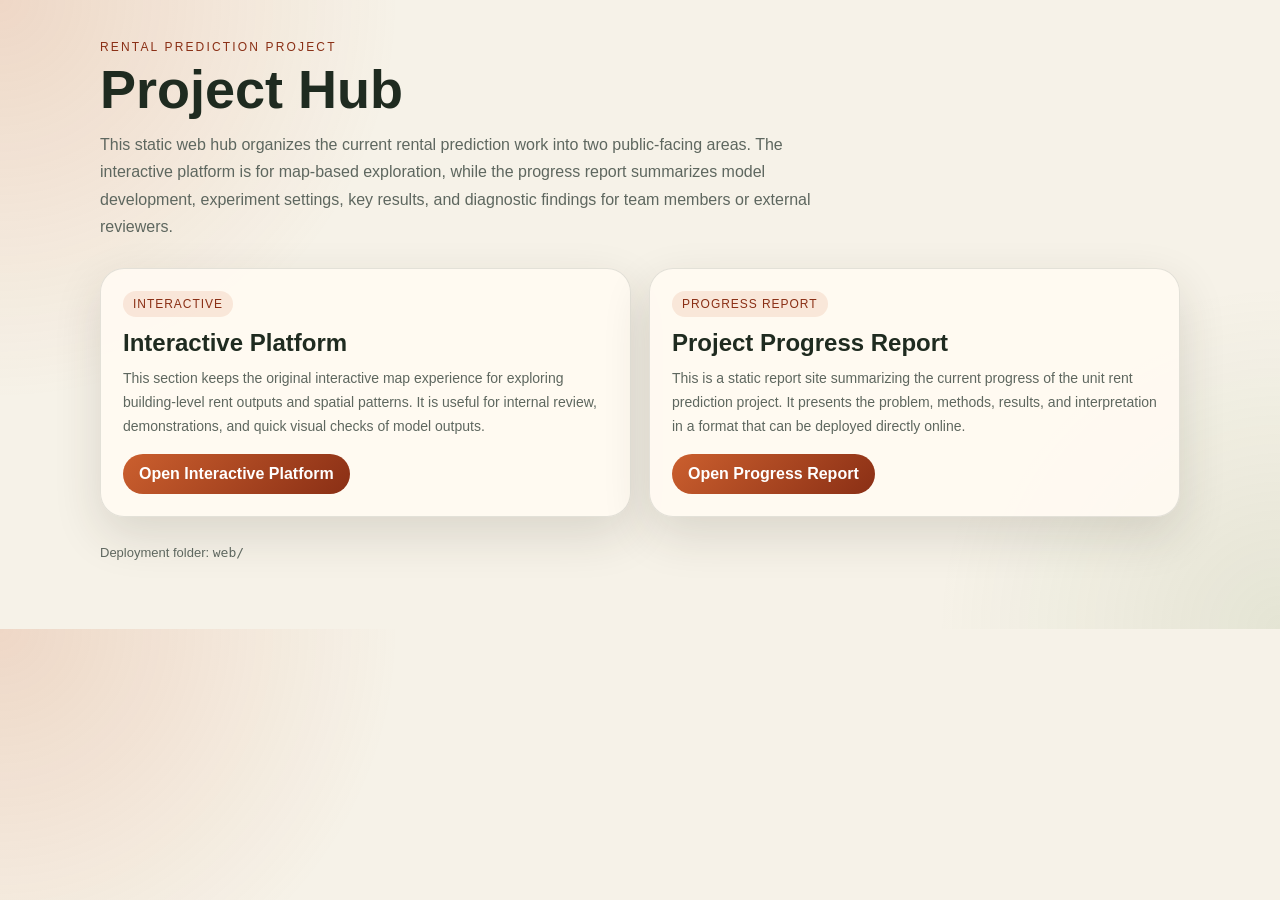
<file: index.html>
<!doctype html>
<html lang="en">
<head>
  <meta charset="utf-8" />
  <meta name="viewport" content="width=device-width, initial-scale=1" />
  <title>Rental Prediction Project Hub</title>
  <style>
    :root {
      --bg: #f6f2e8;
      --panel: rgba(255, 250, 242, 0.94);
      --ink: #1f2b20;
      --muted: #5e675f;
      --accent: #cb5f2e;
      --accent-deep: #8a2f15;
      --line: rgba(31, 43, 32, 0.12);
      --shadow: 0 18px 48px rgba(53, 44, 28, 0.14);
    }

    * { box-sizing: border-box; }
    body {
      margin: 0;
      font-family: "Space Grotesk", "Aptos", "Segoe UI", sans-serif;
      color: var(--ink);
      background:
        radial-gradient(circle at top left, rgba(203, 95, 46, 0.18), transparent 28%),
        radial-gradient(circle at bottom right, rgba(121, 144, 91, 0.14), transparent 24%),
        var(--bg);
    }

    .wrap {
      max-width: 1120px;
      margin: 0 auto;
      padding: 40px 20px 56px;
    }

    .eyebrow {
      font-size: 12px;
      letter-spacing: 0.18em;
      text-transform: uppercase;
      color: var(--accent-deep);
      margin-bottom: 10px;
    }

    h1 {
      margin: 0 0 12px;
      font-size: clamp(32px, 5vw, 54px);
      line-height: 0.95;
    }

    .lead {
      max-width: 760px;
      color: var(--muted);
      line-height: 1.7;
      font-size: 16px;
      margin-bottom: 28px;
    }

    .grid {
      display: grid;
      gap: 18px;
      grid-template-columns: repeat(auto-fit, minmax(280px, 1fr));
    }

    .card {
      background: var(--panel);
      border: 1px solid var(--line);
      border-radius: 24px;
      padding: 22px;
      box-shadow: var(--shadow);
    }

    .card h2 {
      margin: 0 0 10px;
      font-size: 24px;
    }

    .card p {
      margin: 0 0 16px;
      color: var(--muted);
      line-height: 1.7;
      font-size: 14px;
    }

    .tag {
      display: inline-block;
      margin-bottom: 12px;
      padding: 6px 10px;
      border-radius: 999px;
      background: rgba(203, 95, 46, 0.12);
      color: var(--accent-deep);
      font-size: 12px;
      letter-spacing: 0.08em;
      text-transform: uppercase;
    }

    .btn {
      display: inline-flex;
      align-items: center;
      gap: 8px;
      padding: 11px 16px;
      border-radius: 999px;
      text-decoration: none;
      color: white;
      background: linear-gradient(135deg, var(--accent), var(--accent-deep));
      font-weight: 600;
    }

    .subnote {
      margin-top: 28px;
      font-size: 13px;
      color: var(--muted);
    }
  </style>
</head>
<body>
  <main class="wrap">
    <div class="eyebrow">Rental Prediction Project</div>
    <h1>Project Hub</h1>
    <p class="lead">
      This static web hub organizes the current rental prediction work into two public-facing areas.
      The interactive platform is for map-based exploration, while the progress report summarizes model development,
      experiment settings, key results, and diagnostic findings for team members or external reviewers.
    </p>

    <section class="grid">
      <article class="card">
        <div class="tag">Interactive</div>
        <h2>Interactive Platform</h2>
        <p>
          This section keeps the original interactive map experience for exploring building-level rent outputs and spatial patterns.
          It is useful for internal review, demonstrations, and quick visual checks of model outputs.
        </p>
        <a class="btn" href="./unit_prediction_map/index.html">Open Interactive Platform</a>
      </article>

      <article class="card">
        <div class="tag">Progress Report</div>
        <h2>Project Progress Report</h2>
        <p>
          This is a static report site summarizing the current progress of the unit rent prediction project.
          It presents the problem, methods, results, and interpretation in a format that can be deployed directly online.
        </p>
        <a class="btn" href="./project_progress_report/index.html">Open Progress Report</a>
      </article>
    </section>

    <p class="subnote">
      Deployment folder: <code>web/</code>
    </p>
  </main>
</body>
</html>
</file>
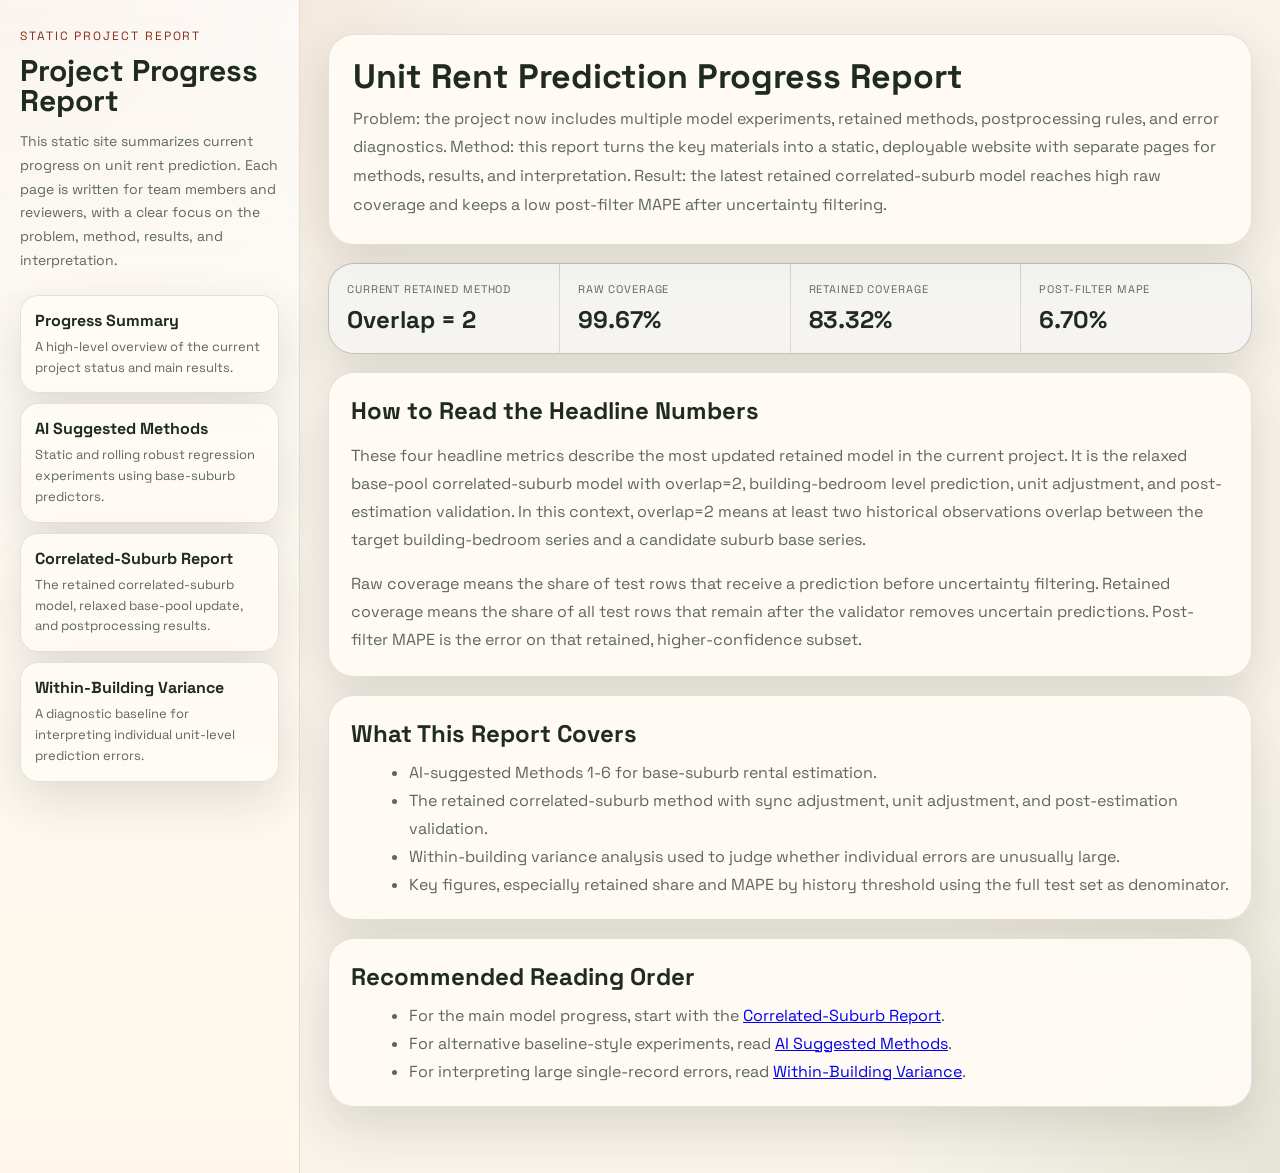
<file: project_progress_report/index.html>
<!doctype html>
<html lang="en">
<head>
  <meta charset="utf-8" />
  <meta name="viewport" content="width=device-width, initial-scale=1" />
  <title>Rental Prediction Progress Report</title>
  <link rel="preconnect" href="https://fonts.googleapis.com">
  <link rel="preconnect" href="https://fonts.gstatic.com" crossorigin>
  <link href="https://fonts.googleapis.com/css2?family=Space+Grotesk:wght@400;500;700&display=swap" rel="stylesheet">
  <link rel="stylesheet" href="./styles.css" />
</head>
<body>
  <div class="shell">
    <aside class="sidebar">
      <div class="brand">Static Project Report</div>
      <h1>Project Progress Report</h1>
      <p>
        This static site summarizes current progress on unit rent prediction.
        Each page is written for team members and reviewers, with a clear focus on the problem, method, results, and interpretation.
      </p>
      <nav class="nav">
        <a href="./index.html">
          <div class="title">Progress Summary</div>
          <div class="desc">A high-level overview of the current project status and main results.</div>
        </a>
        <a href="./ai_suggested_methods.html">
          <div class="title">AI Suggested Methods</div>
          <div class="desc">Static and rolling robust regression experiments using base-suburb predictors.</div>
        </a>
        <a href="./correlated_suburb_report.html">
          <div class="title">Correlated-Suburb Report</div>
          <div class="desc">The retained correlated-suburb model, relaxed base-pool update, and postprocessing results.</div>
        </a>
        <a href="./unit_variance.html">
          <div class="title">Within-Building Variance</div>
          <div class="desc">A diagnostic baseline for interpreting individual unit-level prediction errors.</div>
        </a>
      </nav>
    </aside>

    <main class="content">
      <section class="hero">
        <h2>Unit Rent Prediction Progress Report</h2>
        <p>
          Problem: the project now includes multiple model experiments, retained methods, postprocessing rules, and error diagnostics.
          Method: this report turns the key materials into a static, deployable website with separate pages for methods, results, and interpretation.
          Result: the latest retained correlated-suburb model reaches high raw coverage and keeps a low post-filter MAPE after uncertainty filtering.
        </p>
      </section>

      <section class="metric-grid">
        <div class="metric">
          <div class="label">Current Retained Method</div>
          <div class="value">Overlap = 2</div>
        </div>
        <div class="metric">
          <div class="label">Raw Coverage</div>
          <div class="value">99.67%</div>
        </div>
        <div class="metric">
          <div class="label">Retained Coverage</div>
          <div class="value">83.32%</div>
        </div>
        <div class="metric">
          <div class="label">Post-Filter MAPE</div>
          <div class="value">6.70%</div>
        </div>
      </section>

      <section class="section">
        <h3>How to Read the Headline Numbers</h3>
        <p>
          These four headline metrics describe the most updated retained model in the current project.
          It is the relaxed base-pool correlated-suburb model with overlap=2, building-bedroom level prediction, unit adjustment, and post-estimation validation.
          In this context, overlap=2 means at least two historical observations overlap between the target building-bedroom series and a candidate suburb base series.
        </p>
        <p>
          Raw coverage means the share of test rows that receive a prediction before uncertainty filtering.
          Retained coverage means the share of all test rows that remain after the validator removes uncertain predictions.
          Post-filter MAPE is the error on that retained, higher-confidence subset.
        </p>
      </section>

      <section class="section">
        <h3>What This Report Covers</h3>
        <ul>
          <li>AI-suggested Methods 1-6 for base-suburb rental estimation.</li>
          <li>The retained correlated-suburb method with sync adjustment, unit adjustment, and post-estimation validation.</li>
          <li>Within-building variance analysis used to judge whether individual errors are unusually large.</li>
          <li>Key figures, especially retained share and MAPE by history threshold using the full test set as denominator.</li>
        </ul>
      </section>

      <section class="section">
        <h3>Recommended Reading Order</h3>
        <ul>
          <li>For the main model progress, start with the <a href="./correlated_suburb_report.html">Correlated-Suburb Report</a>.</li>
          <li>For alternative baseline-style experiments, read <a href="./ai_suggested_methods.html">AI Suggested Methods</a>.</li>
          <li>For interpreting large single-record errors, read <a href="./unit_variance.html">Within-Building Variance</a>.</li>
        </ul>
      </section>
    </main>
  </div>
</body>
</html>
</file>
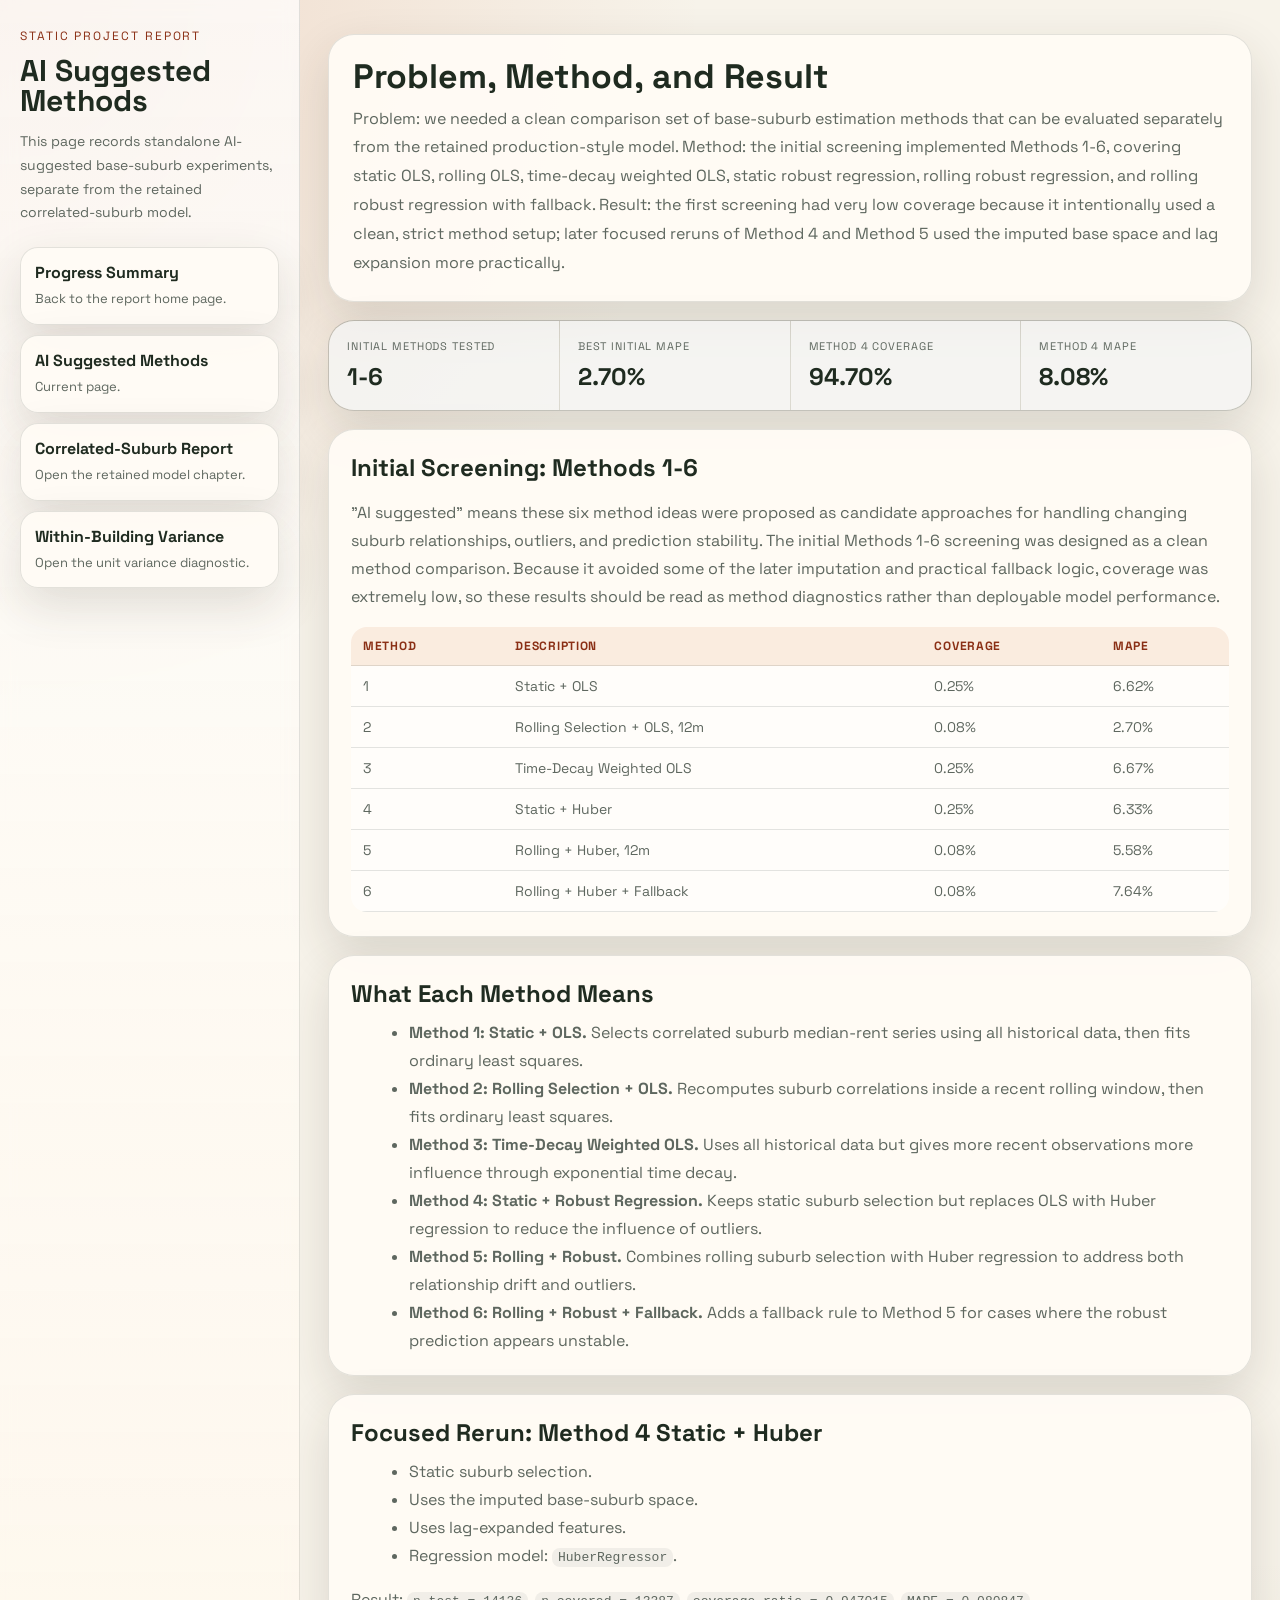
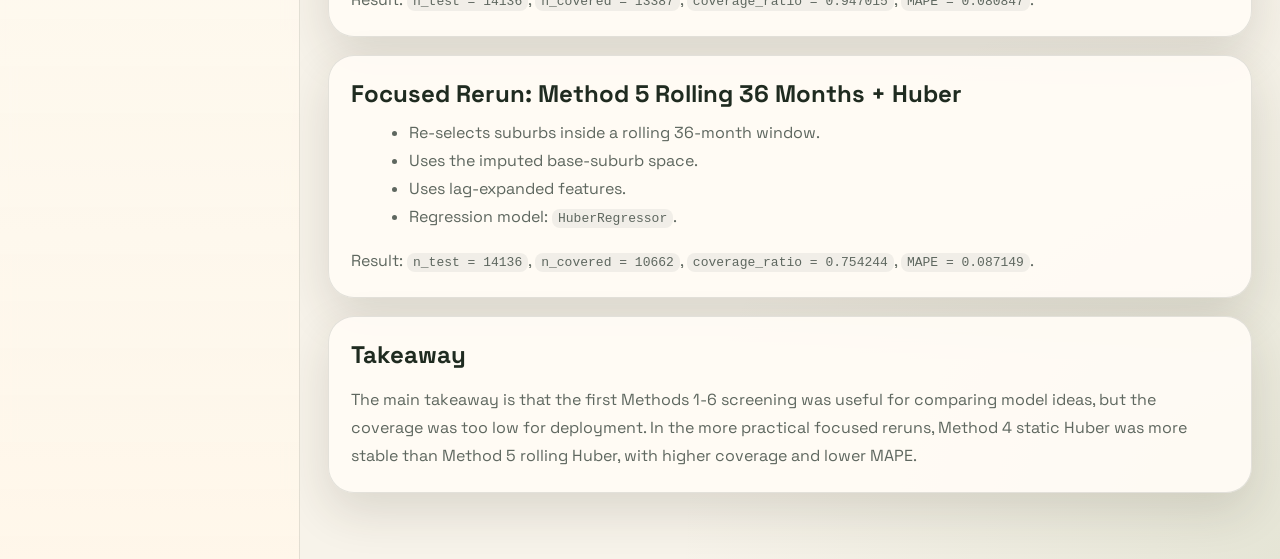
<file: project_progress_report/ai_suggested_methods.html>
<!doctype html>
<html lang="en">
<head>
  <meta charset="utf-8" />
  <meta name="viewport" content="width=device-width, initial-scale=1" />
  <title>AI Suggested Methods</title>
  <link rel="preconnect" href="https://fonts.googleapis.com">
  <link rel="preconnect" href="https://fonts.gstatic.com" crossorigin>
  <link href="https://fonts.googleapis.com/css2?family=Space+Grotesk:wght@400;500;700&display=swap" rel="stylesheet">
  <link rel="stylesheet" href="./styles.css" />
</head>
<body>
  <div class="shell">
    <aside class="sidebar">
      <div class="brand">Static Project Report</div>
      <h1>AI Suggested Methods</h1>
      <p>This page records standalone AI-suggested base-suburb experiments, separate from the retained correlated-suburb model.</p>
      <nav class="nav">
        <a href="./index.html"><div class="title">Progress Summary</div><div class="desc">Back to the report home page.</div></a>
        <a href="./ai_suggested_methods.html"><div class="title">AI Suggested Methods</div><div class="desc">Current page.</div></a>
        <a href="./correlated_suburb_report.html"><div class="title">Correlated-Suburb Report</div><div class="desc">Open the retained model chapter.</div></a>
        <a href="./unit_variance.html"><div class="title">Within-Building Variance</div><div class="desc">Open the unit variance diagnostic.</div></a>
      </nav>
    </aside>
    <main class="content">
      <section class="hero">
        <h2>Problem, Method, and Result</h2>
        <p>
          Problem: we needed a clean comparison set of base-suburb estimation methods that can be evaluated separately from the retained production-style model.
          Method: the initial screening implemented Methods 1-6, covering static OLS, rolling OLS, time-decay weighted OLS, static robust regression, rolling robust regression, and rolling robust regression with fallback.
          Result: the first screening had very low coverage because it intentionally used a clean, strict method setup; later focused reruns of Method 4 and Method 5 used the imputed base space and lag expansion more practically.
        </p>
      </section>

      <section class="metric-grid">
        <div class="metric"><div class="label">Initial Methods Tested</div><div class="value">1-6</div></div>
        <div class="metric"><div class="label">Best Initial MAPE</div><div class="value">2.70%</div></div>
        <div class="metric"><div class="label">Method 4 Coverage</div><div class="value">94.70%</div></div>
        <div class="metric"><div class="label">Method 4 MAPE</div><div class="value">8.08%</div></div>
      </section>

      <section class="section">
        <h3>Initial Screening: Methods 1-6</h3>
        <p>
          "AI suggested" means these six method ideas were proposed as candidate approaches for handling changing suburb relationships, outliers, and prediction stability.
          The initial Methods 1-6 screening was designed as a clean method comparison. Because it avoided some of the later imputation and practical fallback logic, coverage was extremely low, so these results should be read as method diagnostics rather than deployable model performance.
        </p>
        <table class="result-table">
          <thead>
            <tr>
              <th>Method</th>
              <th>Description</th>
              <th>Coverage</th>
              <th>MAPE</th>
            </tr>
          </thead>
          <tbody>
            <tr><td>1</td><td>Static + OLS</td><td>0.25%</td><td>6.62%</td></tr>
            <tr><td>2</td><td>Rolling Selection + OLS, 12m</td><td>0.08%</td><td>2.70%</td></tr>
            <tr><td>3</td><td>Time-Decay Weighted OLS</td><td>0.25%</td><td>6.67%</td></tr>
            <tr><td>4</td><td>Static + Huber</td><td>0.25%</td><td>6.33%</td></tr>
            <tr><td>5</td><td>Rolling + Huber, 12m</td><td>0.08%</td><td>5.58%</td></tr>
            <tr><td>6</td><td>Rolling + Huber + Fallback</td><td>0.08%</td><td>7.64%</td></tr>
          </tbody>
        </table>
      </section>

      <section class="section">
        <h3>What Each Method Means</h3>
        <ul>
          <li><strong>Method 1: Static + OLS.</strong> Selects correlated suburb median-rent series using all historical data, then fits ordinary least squares.</li>
          <li><strong>Method 2: Rolling Selection + OLS.</strong> Recomputes suburb correlations inside a recent rolling window, then fits ordinary least squares.</li>
          <li><strong>Method 3: Time-Decay Weighted OLS.</strong> Uses all historical data but gives more recent observations more influence through exponential time decay.</li>
          <li><strong>Method 4: Static + Robust Regression.</strong> Keeps static suburb selection but replaces OLS with Huber regression to reduce the influence of outliers.</li>
          <li><strong>Method 5: Rolling + Robust.</strong> Combines rolling suburb selection with Huber regression to address both relationship drift and outliers.</li>
          <li><strong>Method 6: Rolling + Robust + Fallback.</strong> Adds a fallback rule to Method 5 for cases where the robust prediction appears unstable.</li>
        </ul>
      </section>

      <section class="section">
        <h3>Focused Rerun: Method 4 Static + Huber</h3>
        <ul>
          <li>Static suburb selection.</li>
          <li>Uses the imputed base-suburb space.</li>
          <li>Uses lag-expanded features.</li>
          <li>Regression model: <code>HuberRegressor</code>.</li>
        </ul>
        <p class="file-list">
          Result: <code>n_test = 14136</code>, <code>n_covered = 13387</code>, <code>coverage_ratio = 0.947015</code>, <code>MAPE = 0.080847</code>.
        </p>
      </section>

      <section class="section">
        <h3>Focused Rerun: Method 5 Rolling 36 Months + Huber</h3>
        <ul>
          <li>Re-selects suburbs inside a rolling 36-month window.</li>
          <li>Uses the imputed base-suburb space.</li>
          <li>Uses lag-expanded features.</li>
          <li>Regression model: <code>HuberRegressor</code>.</li>
        </ul>
        <p class="file-list">
          Result: <code>n_test = 14136</code>, <code>n_covered = 10662</code>, <code>coverage_ratio = 0.754244</code>, <code>MAPE = 0.087149</code>.
        </p>
      </section>

      <section class="section">
        <h3>Takeaway</h3>
        <p>
          The main takeaway is that the first Methods 1-6 screening was useful for comparing model ideas, but the coverage was too low for deployment.
          In the more practical focused reruns, Method 4 static Huber was more stable than Method 5 rolling Huber, with higher coverage and lower MAPE.
        </p>
      </section>
    </main>
  </div>
</body>
</html>
</file>
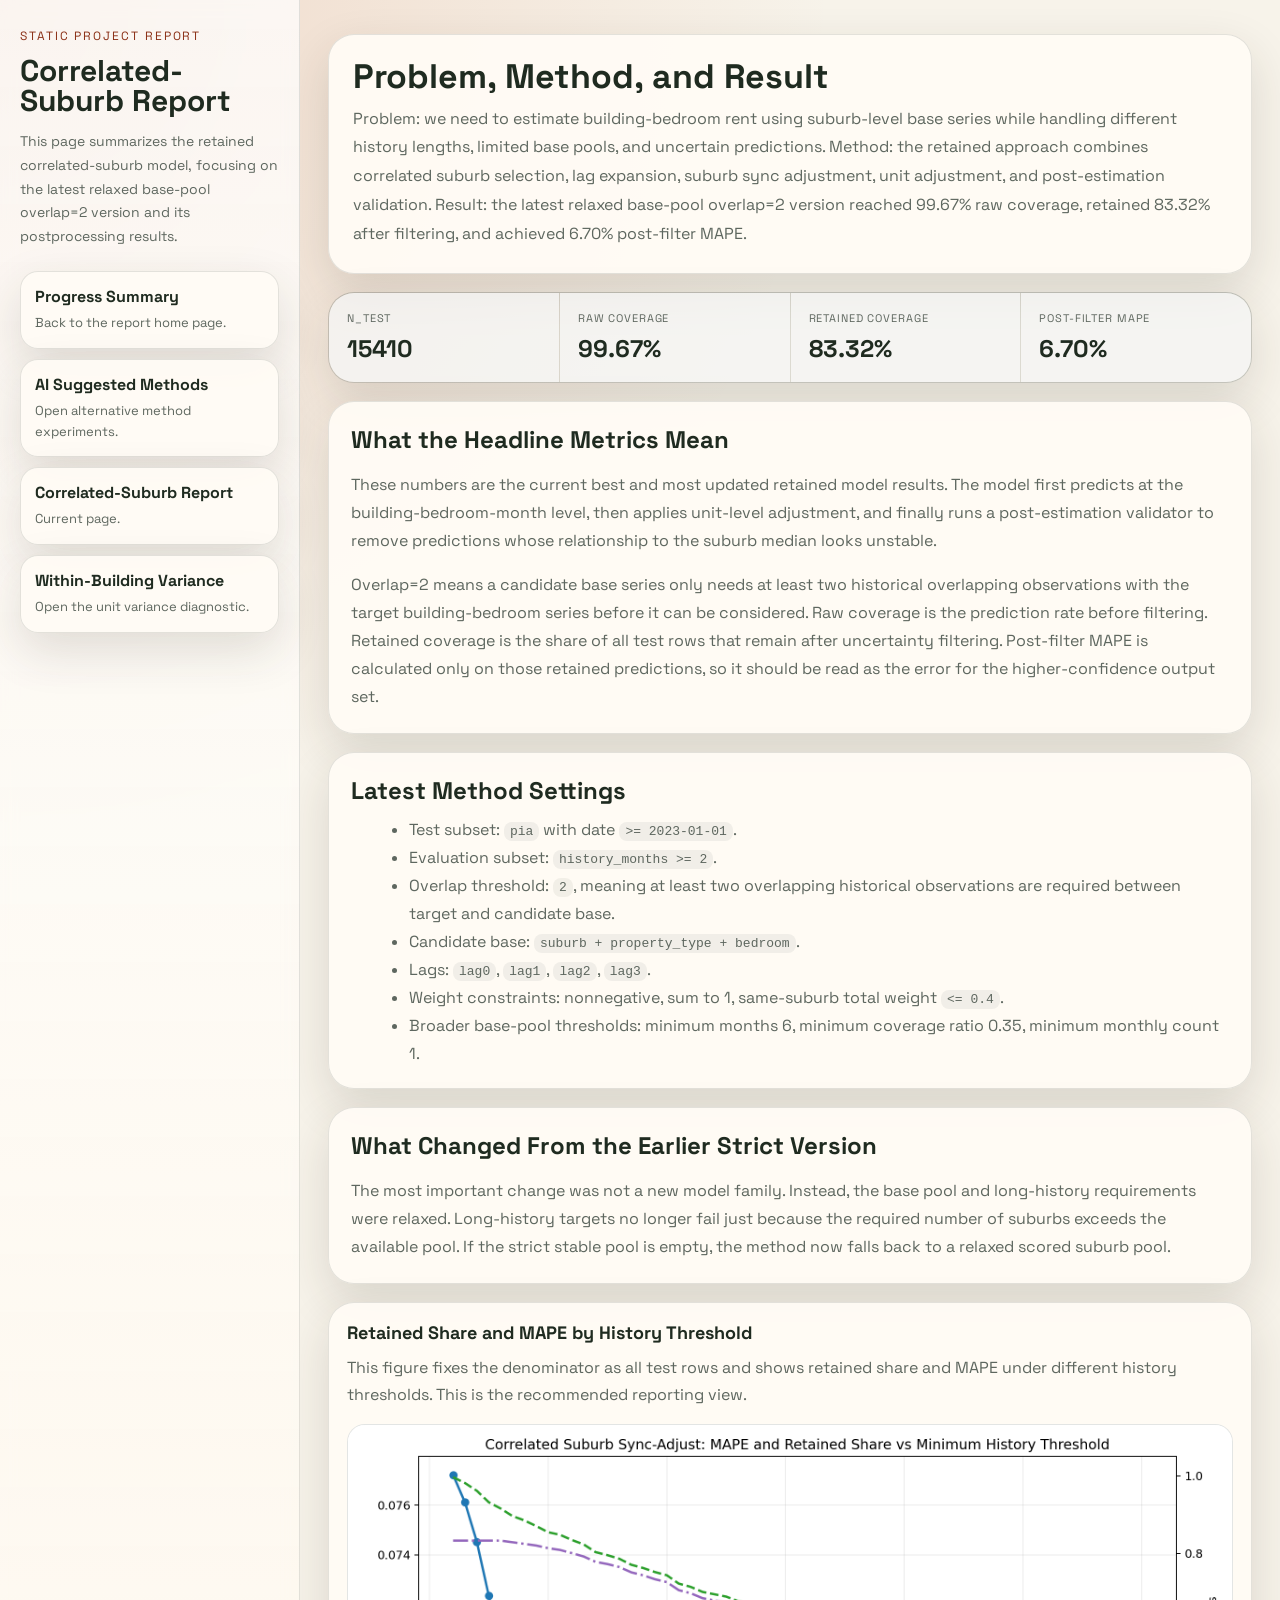
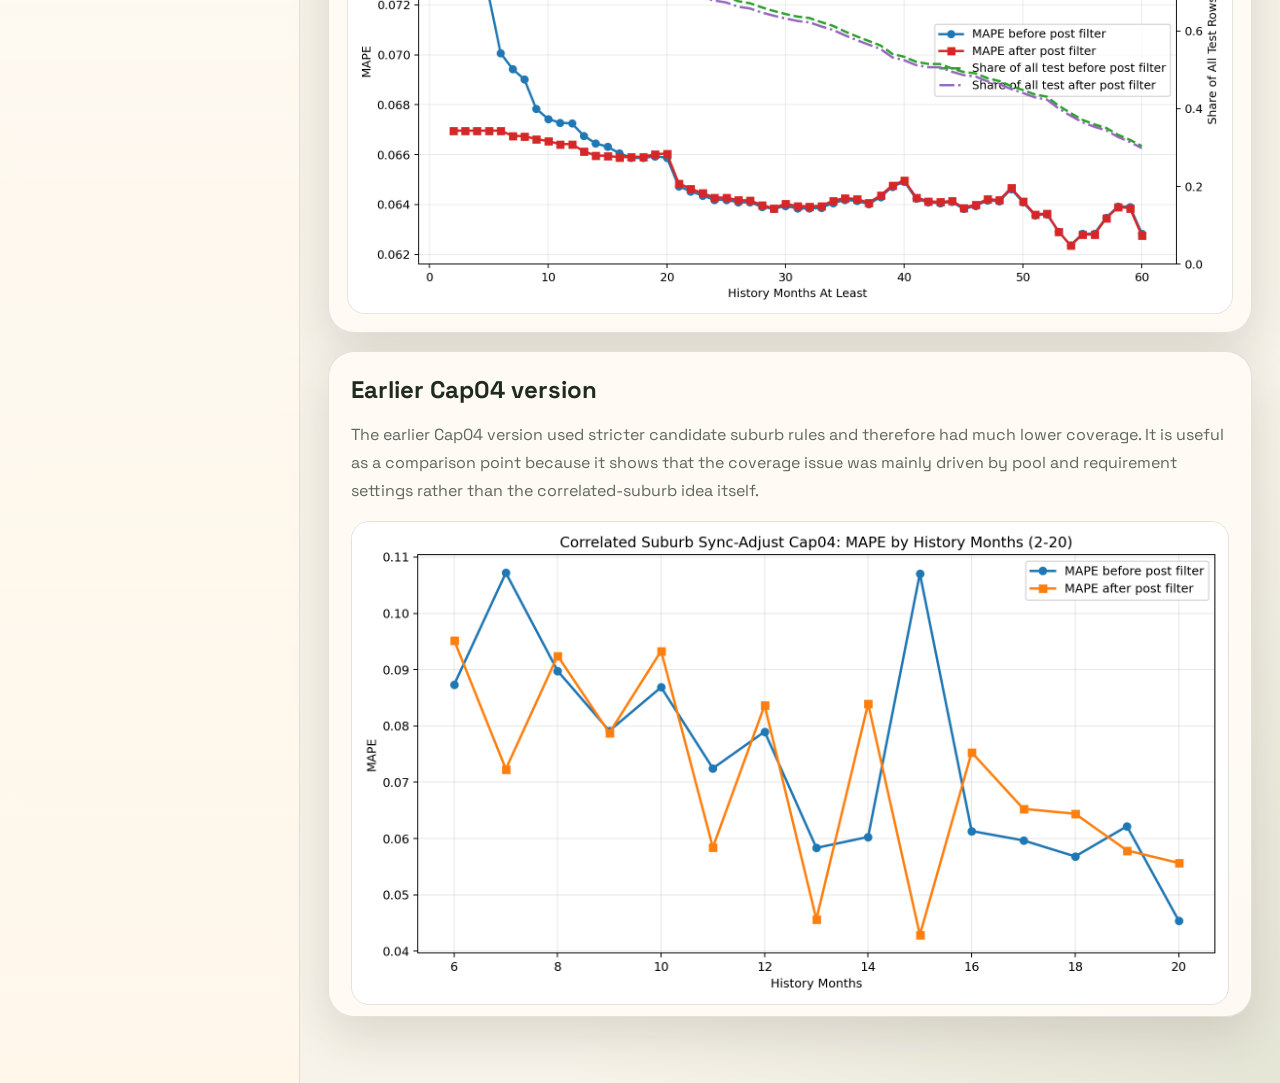
<file: project_progress_report/correlated_suburb_report.html>
<!doctype html>
<html lang="en">
<head>
  <meta charset="utf-8" />
  <meta name="viewport" content="width=device-width, initial-scale=1" />
  <title>Correlated-Suburb Report</title>
  <link rel="preconnect" href="https://fonts.googleapis.com">
  <link rel="preconnect" href="https://fonts.gstatic.com" crossorigin>
  <link href="https://fonts.googleapis.com/css2?family=Space+Grotesk:wght@400;500;700&display=swap" rel="stylesheet">
  <link rel="stylesheet" href="./styles.css" />
</head>
<body>
  <div class="shell">
    <aside class="sidebar">
      <div class="brand">Static Project Report</div>
      <h1>Correlated-Suburb Report</h1>
      <p>This page summarizes the retained correlated-suburb model, focusing on the latest relaxed base-pool overlap=2 version and its postprocessing results.</p>
      <nav class="nav">
        <a href="./index.html"><div class="title">Progress Summary</div><div class="desc">Back to the report home page.</div></a>
        <a href="./ai_suggested_methods.html"><div class="title">AI Suggested Methods</div><div class="desc">Open alternative method experiments.</div></a>
        <a href="./correlated_suburb_report.html"><div class="title">Correlated-Suburb Report</div><div class="desc">Current page.</div></a>
        <a href="./unit_variance.html"><div class="title">Within-Building Variance</div><div class="desc">Open the unit variance diagnostic.</div></a>
      </nav>
    </aside>
    <main class="content">
      <section class="hero">
        <h2>Problem, Method, and Result</h2>
        <p>
          Problem: we need to estimate building-bedroom rent using suburb-level base series while handling different history lengths, limited base pools, and uncertain predictions.
          Method: the retained approach combines correlated suburb selection, lag expansion, suburb sync adjustment, unit adjustment, and post-estimation validation.
          Result: the latest relaxed base-pool overlap=2 version reached 99.67% raw coverage, retained 83.32% after filtering, and achieved 6.70% post-filter MAPE.
        </p>
      </section>

      <section class="metric-grid">
        <div class="metric"><div class="label">n_test</div><div class="value">15410</div></div>
        <div class="metric"><div class="label">Raw Coverage</div><div class="value">99.67%</div></div>
        <div class="metric"><div class="label">Retained Coverage</div><div class="value">83.32%</div></div>
        <div class="metric"><div class="label">Post-Filter MAPE</div><div class="value">6.70%</div></div>
      </section>

      <section class="section">
        <h3>What the Headline Metrics Mean</h3>
        <p>
          These numbers are the current best and most updated retained model results.
          The model first predicts at the building-bedroom-month level, then applies unit-level adjustment, and finally runs a post-estimation validator to remove predictions whose relationship to the suburb median looks unstable.
        </p>
        <p>
          Overlap=2 means a candidate base series only needs at least two historical overlapping observations with the target building-bedroom series before it can be considered.
          Raw coverage is the prediction rate before filtering.
          Retained coverage is the share of all test rows that remain after uncertainty filtering.
          Post-filter MAPE is calculated only on those retained predictions, so it should be read as the error for the higher-confidence output set.
        </p>
      </section>

      <section class="section">
        <h3>Latest Method Settings</h3>
        <ul>
          <li>Test subset: <code>pia</code> with date <code>&gt;= 2023-01-01</code>.</li>
          <li>Evaluation subset: <code>history_months &gt;= 2</code>.</li>
          <li>Overlap threshold: <code>2</code>, meaning at least two overlapping historical observations are required between target and candidate base.</li>
          <li>Candidate base: <code>suburb + property_type + bedroom</code>.</li>
          <li>Lags: <code>lag0</code>, <code>lag1</code>, <code>lag2</code>, <code>lag3</code>.</li>
          <li>Weight constraints: nonnegative, sum to 1, same-suburb total weight <code>&lt;= 0.4</code>.</li>
          <li>Broader base-pool thresholds: minimum months 6, minimum coverage ratio 0.35, minimum monthly count 1.</li>
        </ul>
      </section>

      <section class="section">
        <h3>What Changed From the Earlier Strict Version</h3>
        <p>
          The most important change was not a new model family. Instead, the base pool and long-history requirements were relaxed.
          Long-history targets no longer fail just because the required number of suburbs exceeds the available pool.
          If the strict stable pool is empty, the method now falls back to a relaxed scored suburb pool.
        </p>
      </section>

      <section class="figure-card">
        <h4>Retained Share and MAPE by History Threshold</h4>
        <p>This figure fixes the denominator as all test rows and shows retained share and MAPE under different history thresholds. This is the recommended reporting view.</p>
        <img src="./images/correlated_suburb_sync_adjust_overlap2_hist_ge_2_global_denominator_threshold_dual_axis.png" alt="Global denominator threshold plot" />
      </section>

      <section class="section">
        <h3>Earlier Cap04 version</h3>
        <p>
          The earlier Cap04 version used stricter candidate suburb rules and therefore had much lower coverage.
          It is useful as a comparison point because it shows that the coverage issue was mainly driven by pool and requirement settings rather than the correlated-suburb idea itself.
        </p>
        <img src="./images/correlated_suburb_sync_adjust_hist_ge_6_min6suburbs_cap04_history_2_20_mape.png" alt="Cap04 history month MAPE" style="width:100%;border-radius:18px;border:1px solid rgba(31,43,32,0.12);" />
      </section>
    </main>
  </div>
</body>
</html>
</file>
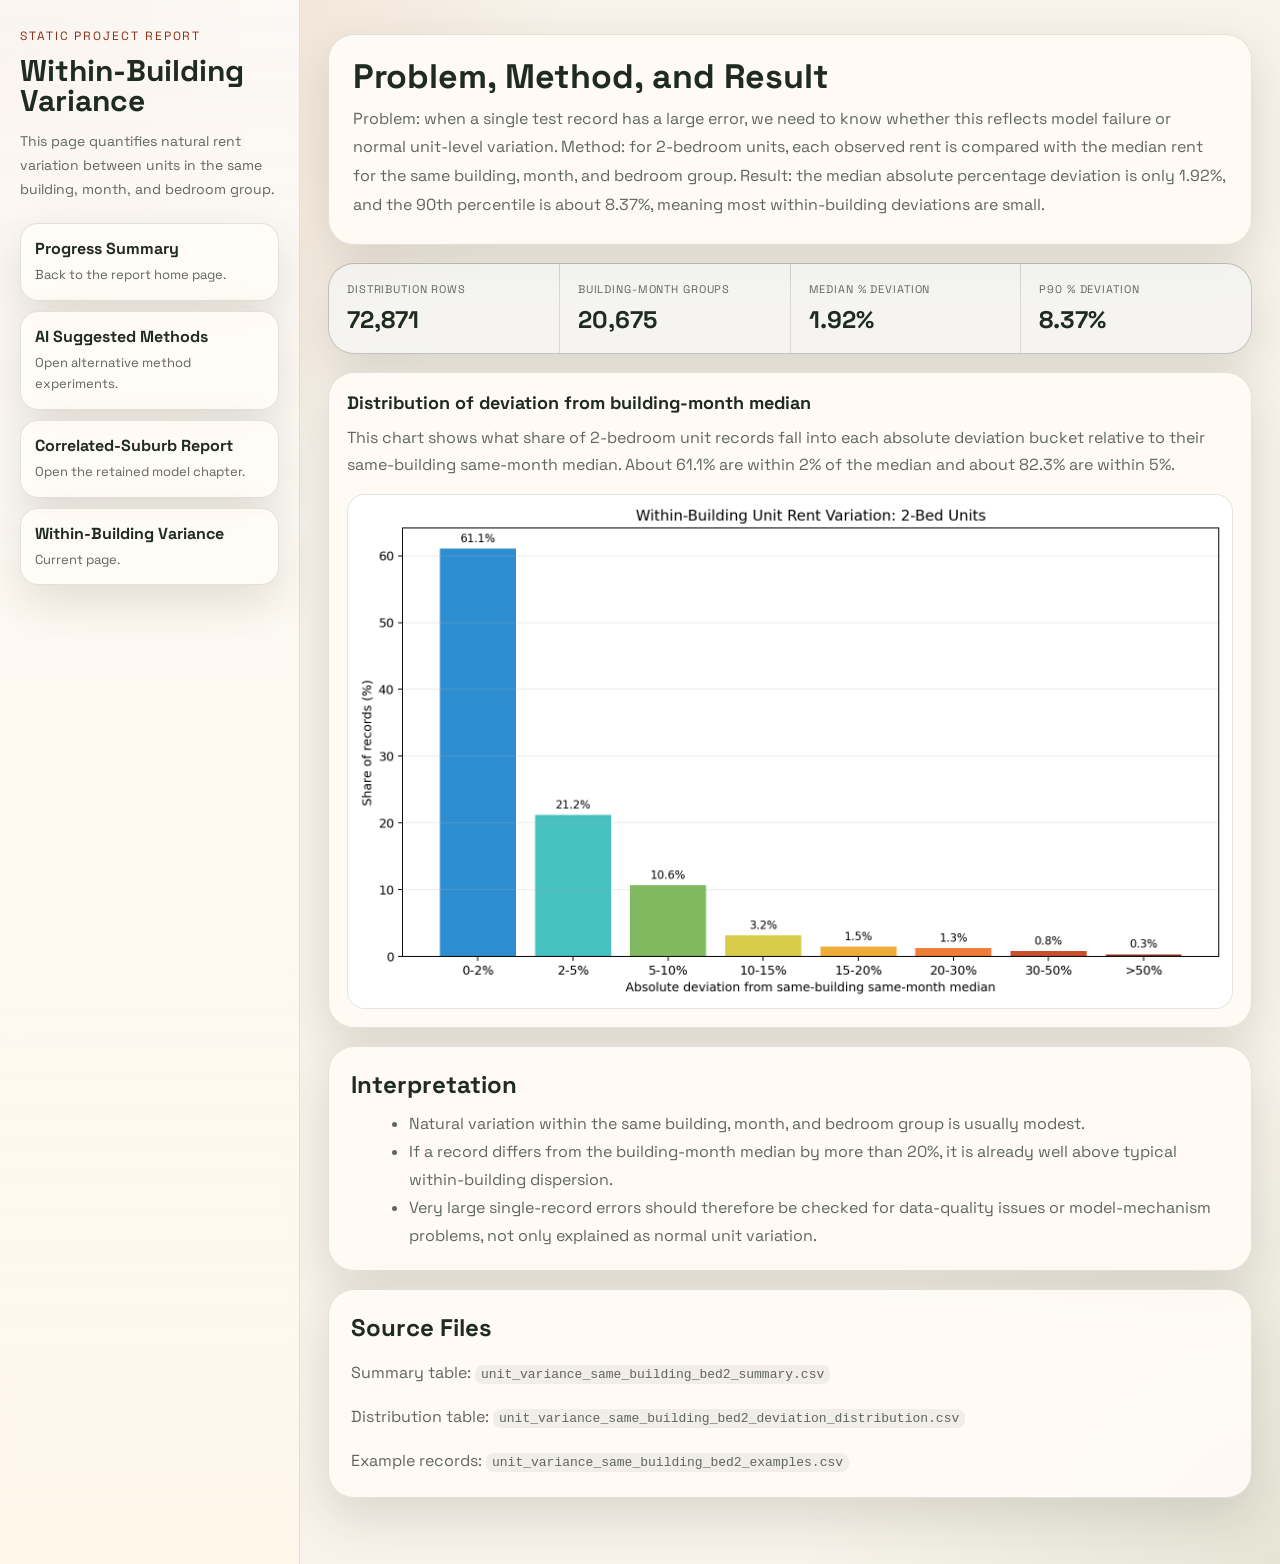
<file: project_progress_report/unit_variance.html>
<!doctype html>
<html lang="en">
<head>
  <meta charset="utf-8" />
  <meta name="viewport" content="width=device-width, initial-scale=1" />
  <title>Within-Building Variance</title>
  <link rel="preconnect" href="https://fonts.googleapis.com">
  <link rel="preconnect" href="https://fonts.gstatic.com" crossorigin>
  <link href="https://fonts.googleapis.com/css2?family=Space+Grotesk:wght@400;500;700&display=swap" rel="stylesheet">
  <link rel="stylesheet" href="./styles.css" />
</head>
<body>
  <div class="shell">
    <aside class="sidebar">
      <div class="brand">Static Project Report</div>
      <h1>Within-Building Variance</h1>
      <p>This page quantifies natural rent variation between units in the same building, month, and bedroom group.</p>
      <nav class="nav">
        <a href="./index.html"><div class="title">Progress Summary</div><div class="desc">Back to the report home page.</div></a>
        <a href="./ai_suggested_methods.html"><div class="title">AI Suggested Methods</div><div class="desc">Open alternative method experiments.</div></a>
        <a href="./correlated_suburb_report.html"><div class="title">Correlated-Suburb Report</div><div class="desc">Open the retained model chapter.</div></a>
        <a href="./unit_variance.html"><div class="title">Within-Building Variance</div><div class="desc">Current page.</div></a>
      </nav>
    </aside>
    <main class="content">
      <section class="hero">
        <h2>Problem, Method, and Result</h2>
        <p>
          Problem: when a single test record has a large error, we need to know whether this reflects model failure or normal unit-level variation.
          Method: for 2-bedroom units, each observed rent is compared with the median rent for the same building, month, and bedroom group.
          Result: the median absolute percentage deviation is only 1.92%, and the 90th percentile is about 8.37%, meaning most within-building deviations are small.
        </p>
      </section>

      <section class="metric-grid">
        <div class="metric"><div class="label">Distribution Rows</div><div class="value">72,871</div></div>
        <div class="metric"><div class="label">Building-Month Groups</div><div class="value">20,675</div></div>
        <div class="metric"><div class="label">Median % Deviation</div><div class="value">1.92%</div></div>
        <div class="metric"><div class="label">P90 % Deviation</div><div class="value">8.37%</div></div>
      </section>

      <section class="figure-card">
        <h4>Distribution of deviation from building-month median</h4>
        <p>
          This chart shows what share of 2-bedroom unit records fall into each absolute deviation bucket relative to their same-building same-month median.
          About 61.1% are within 2% of the median and about 82.3% are within 5%.
        </p>
        <img src="./images/unit_variance_same_building_bed2_deviation_distribution.png" alt="Within-building deviation distribution" />
      </section>

      <section class="section">
        <h3>Interpretation</h3>
        <ul>
          <li>Natural variation within the same building, month, and bedroom group is usually modest.</li>
          <li>If a record differs from the building-month median by more than 20%, it is already well above typical within-building dispersion.</li>
          <li>Very large single-record errors should therefore be checked for data-quality issues or model-mechanism problems, not only explained as normal unit variation.</li>
        </ul>
      </section>

      <section class="section">
        <h3>Source Files</h3>
        <p class="file-list">
          Summary table: <code>unit_variance_same_building_bed2_summary.csv</code>
        </p>
        <p class="file-list">
          Distribution table: <code>unit_variance_same_building_bed2_deviation_distribution.csv</code>
        </p>
        <p class="file-list">
          Example records: <code>unit_variance_same_building_bed2_examples.csv</code>
        </p>
      </section>
    </main>
  </div>
</body>
</html>
</file>
<file: project_progress_report/styles.css>
:root {
  --bg: #f7f3ea;
  --panel: rgba(255, 251, 245, 0.95);
  --ink: #1f2b20;
  --muted: #5e675f;
  --accent: #cb5f2e;
  --accent-deep: #8a2f15;
  --soft: #f0e6d8;
  --line: rgba(31, 43, 32, 0.12);
  --shadow: 0 18px 48px rgba(53, 44, 28, 0.14);
}

* { box-sizing: border-box; }

body {
  margin: 0;
  font-family: "Space Grotesk", "Noto Sans SC", sans-serif;
  color: var(--ink);
  background:
    radial-gradient(circle at top left, rgba(203, 95, 46, 0.18), transparent 28%),
    radial-gradient(circle at bottom right, rgba(121, 144, 91, 0.14), transparent 24%),
    var(--bg);
}

.shell {
  display: grid;
  grid-template-columns: 300px 1fr;
  min-height: 100vh;
}

.sidebar {
  padding: 28px 20px;
  border-right: 1px solid var(--line);
  background: linear-gradient(180deg, rgba(255,255,255,0.72), rgba(255,247,234,0.9));
  backdrop-filter: blur(8px);
}

.brand {
  font-size: 12px;
  letter-spacing: 0.16em;
  text-transform: uppercase;
  color: var(--accent-deep);
  margin-bottom: 12px;
}

.sidebar h1 {
  margin: 0 0 10px;
  font-size: 30px;
  line-height: 1;
}

.sidebar p {
  color: var(--muted);
  line-height: 1.7;
  font-size: 14px;
}

.nav {
  margin-top: 22px;
  display: grid;
  gap: 10px;
}

.nav a {
  display: block;
  text-decoration: none;
  color: var(--ink);
  background: var(--panel);
  border: 1px solid var(--line);
  border-radius: 18px;
  padding: 14px 14px;
  box-shadow: var(--shadow);
}

.nav a .title {
  font-weight: 700;
  margin-bottom: 6px;
}

.nav a .desc {
  color: var(--muted);
  font-size: 13px;
  line-height: 1.6;
}

.content {
  padding: 34px 28px 48px;
}

.hero, .section, .metric-grid, .figure-card {
  background: var(--panel);
  border: 1px solid var(--line);
  border-radius: 26px;
  box-shadow: var(--shadow);
}

.hero {
  padding: 24px;
  margin-bottom: 18px;
}

.hero h2 {
  margin: 0 0 10px;
  font-size: 34px;
  line-height: 1.05;
}

.hero p {
  margin: 0;
  color: var(--muted);
  line-height: 1.8;
}

.metric-grid {
  display: grid;
  grid-template-columns: repeat(auto-fit, minmax(160px, 1fr));
  gap: 1px;
  overflow: hidden;
  margin-bottom: 18px;
  background: var(--line);
}

.metric {
  background: rgba(255,255,255,0.72);
  padding: 18px;
}

.metric .label {
  font-size: 11px;
  letter-spacing: 0.08em;
  text-transform: uppercase;
  color: var(--muted);
  margin-bottom: 8px;
}

.metric .value {
  font-size: 24px;
  font-weight: 700;
}

.section {
  padding: 22px 22px 6px;
  margin-bottom: 18px;
}

.section h3 {
  margin: 0 0 10px;
  font-size: 24px;
}

.section p, .section li {
  color: var(--muted);
  line-height: 1.75;
}

.section ul {
  margin: 0 0 14px 18px;
}

.figure-card {
  padding: 18px;
  margin-bottom: 18px;
}

.figure-card h4 {
  margin: 0 0 10px;
  font-size: 18px;
}

.figure-card p {
  color: var(--muted);
  line-height: 1.7;
  margin-top: 0;
}

.figure-card img {
  width: 100%;
  display: block;
  border-radius: 18px;
  border: 1px solid var(--line);
  background: white;
}

.file-list code, code {
  background: rgba(31, 43, 32, 0.06);
  padding: 2px 6px;
  border-radius: 8px;
}

.result-table {
  width: 100%;
  border-collapse: collapse;
  margin: 12px 0 18px;
  overflow: hidden;
  border-radius: 16px;
  font-size: 14px;
}

.result-table th,
.result-table td {
  padding: 11px 12px;
  border-bottom: 1px solid var(--line);
  text-align: left;
}

.result-table th {
  background: rgba(203, 95, 46, 0.10);
  color: var(--accent-deep);
  font-size: 12px;
  letter-spacing: 0.06em;
  text-transform: uppercase;
}

.result-table td {
  background: rgba(255,255,255,0.62);
  color: var(--muted);
}

.toplink {
  display: inline-block;
  margin-top: 8px;
  color: var(--accent-deep);
}

@media (max-width: 980px) {
  .shell {
    grid-template-columns: 1fr;
  }

  .sidebar {
    border-right: 0;
    border-bottom: 1px solid var(--line);
  }

  .content {
    padding: 20px 14px 40px;
  }
}
</file>
